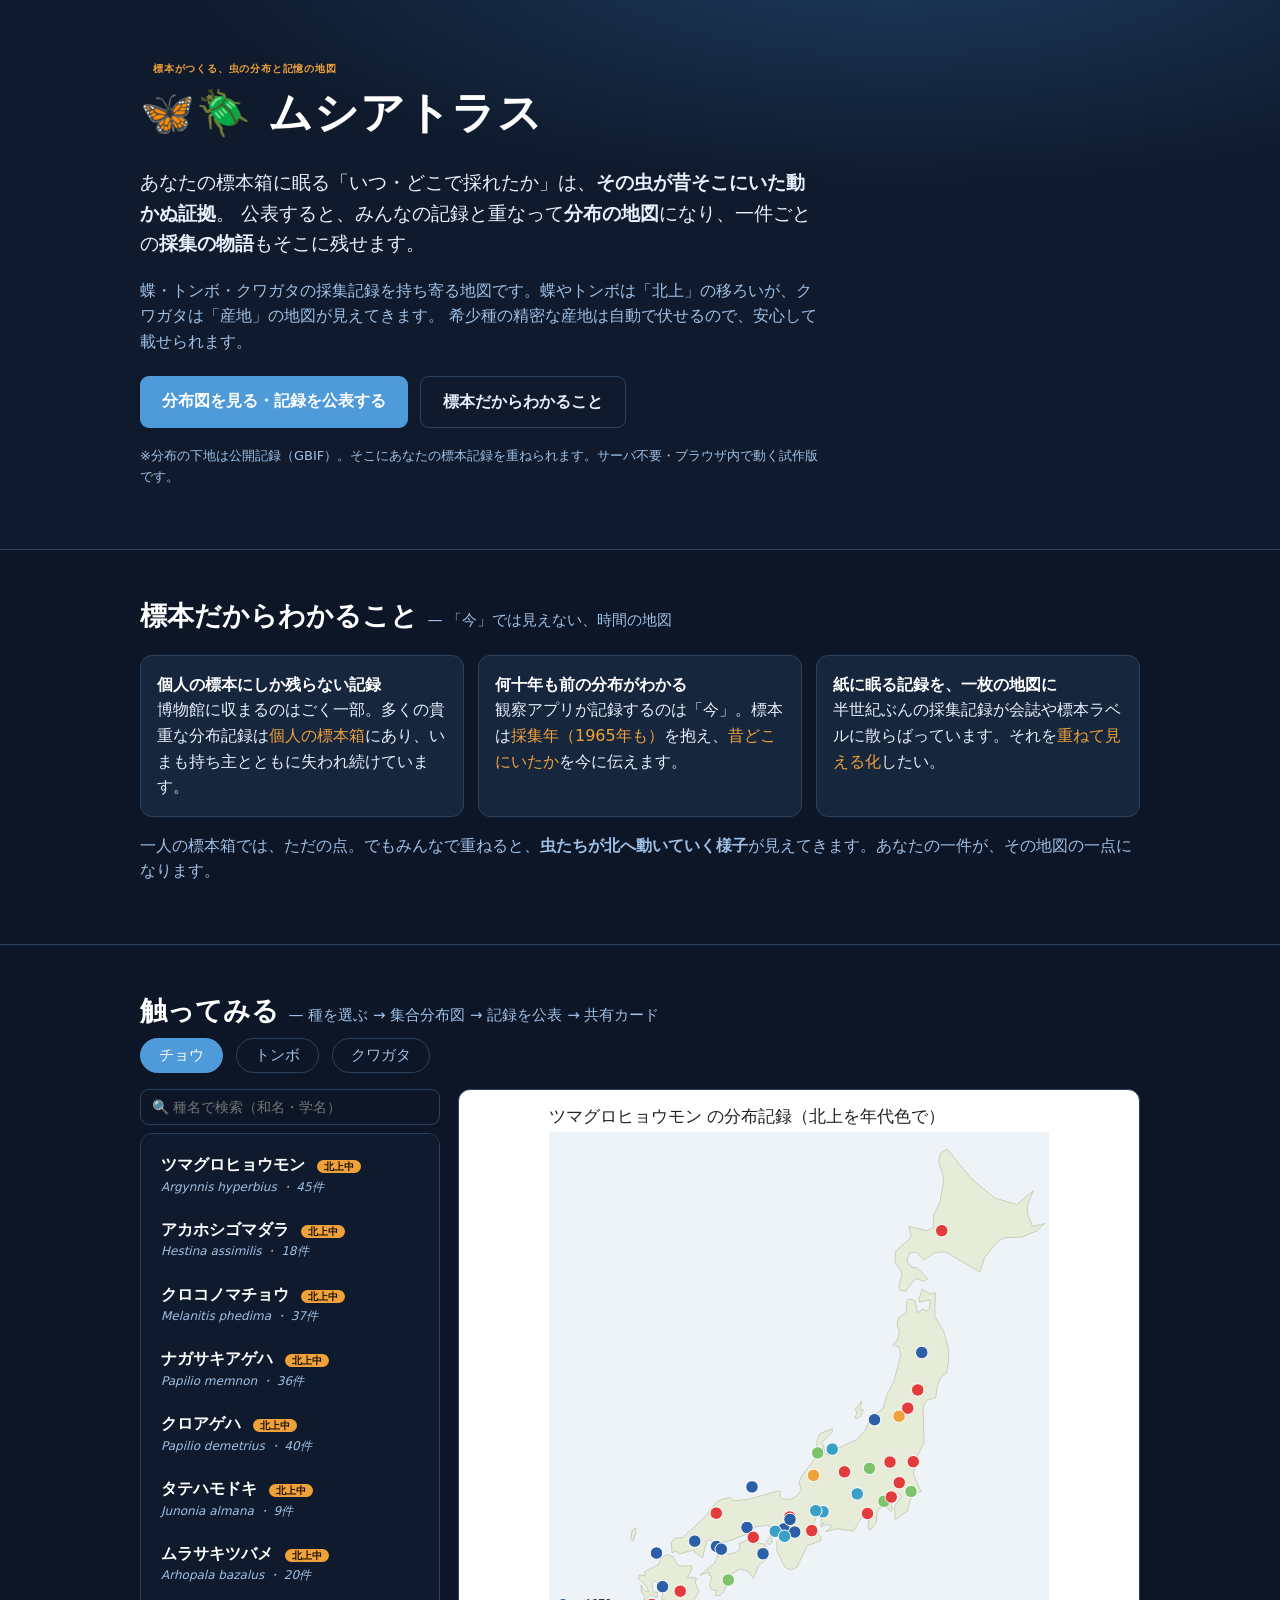
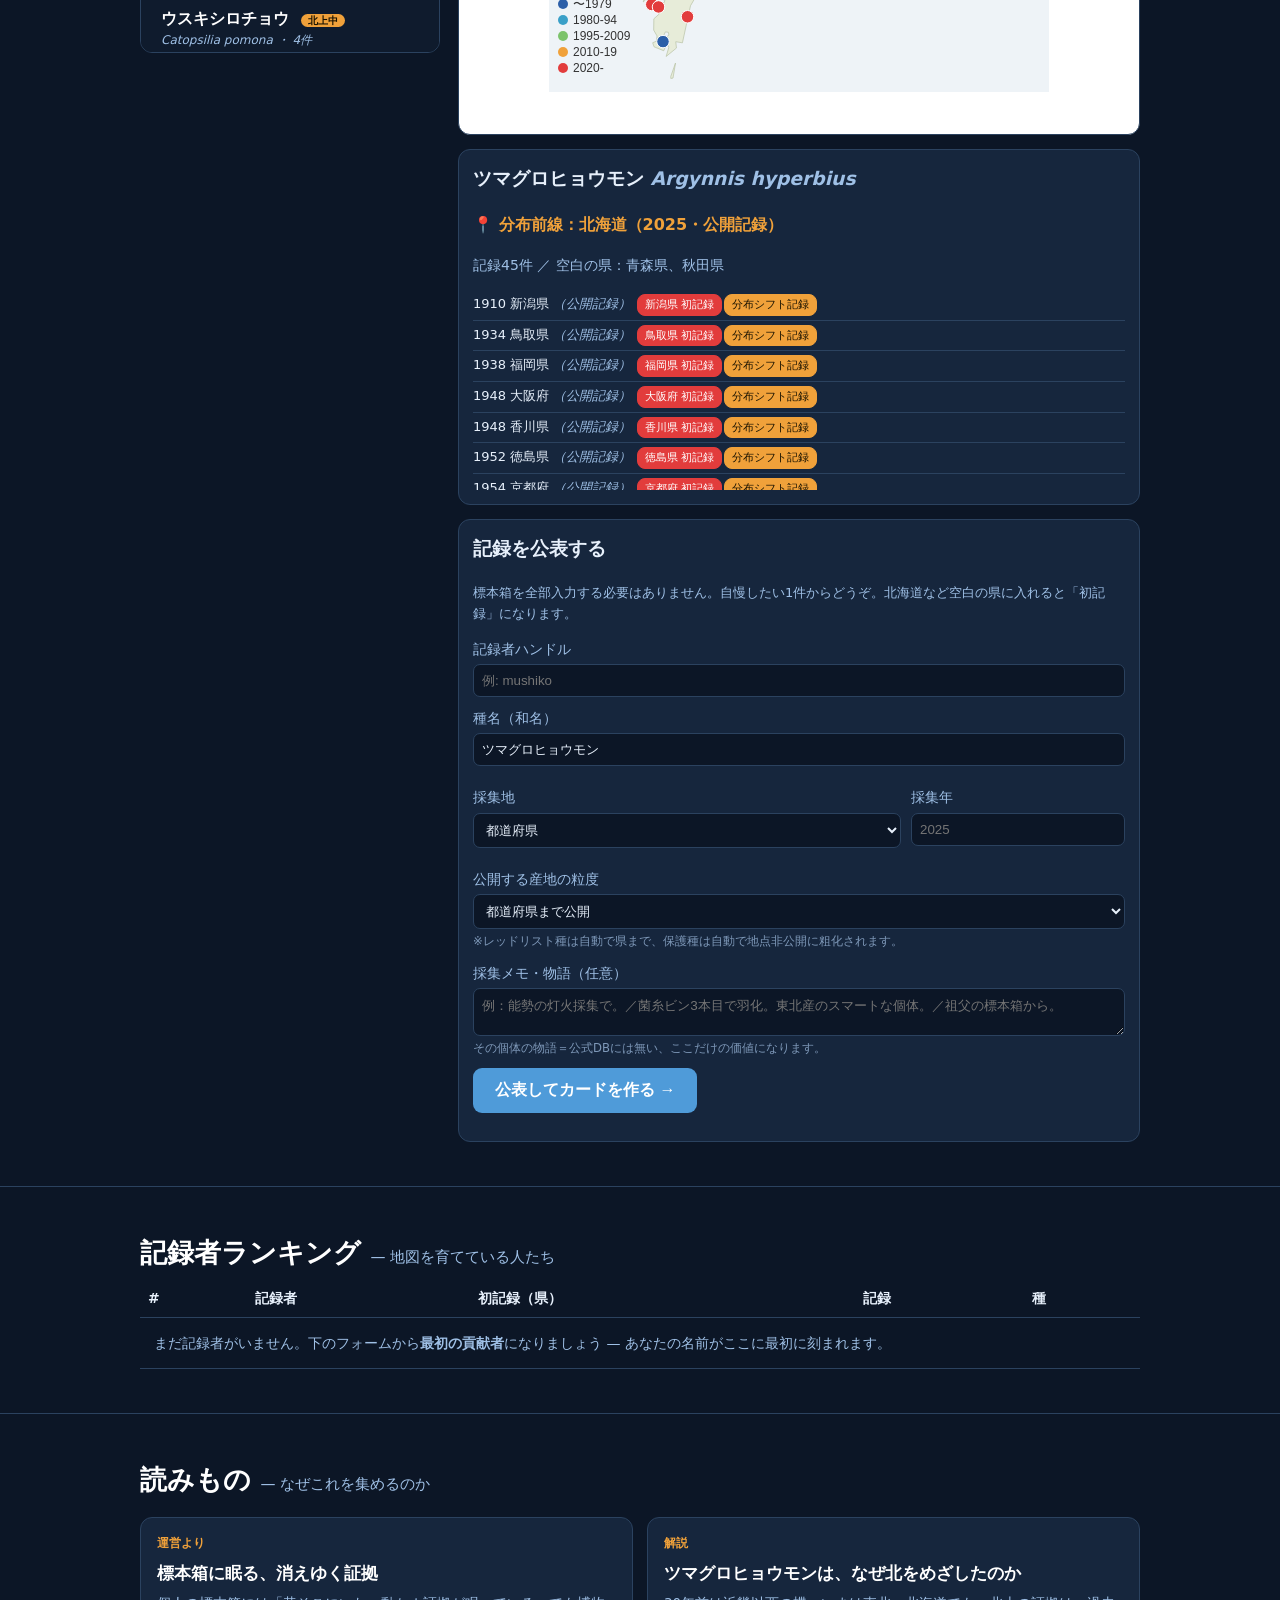
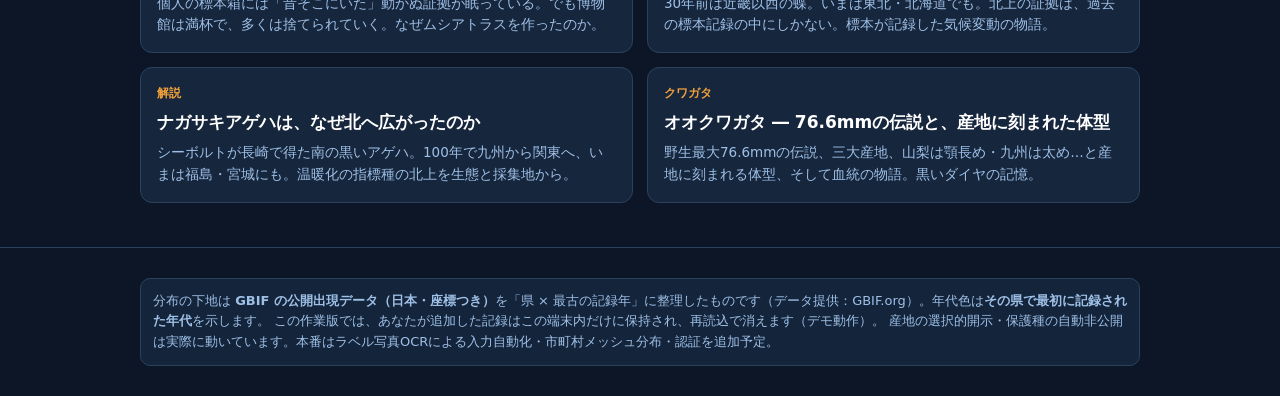
<file: index.html>
<!doctype html>
<html lang="ja">
<head>
<meta charset="utf-8">
<meta name="viewport" content="width=device-width, initial-scale=1">
<title>ムシアトラス｜蝶・トンボの分布記録を集合知化（昔ここにいた／今ここに来た）</title>
<meta name="description" content="蝶・トンボの採集記録を公表すると集合分布図に積み上がり「昔ここにいた／今ここに来た」が見える。私蔵標本のダークデータを、産地の選択的開示で安全に集合知化。希少種の精密産地は秘匿、公開は粗座標。">
<meta name="robots" content="index,follow">
<meta name="theme-color" content="#0c1626">

<!-- ▼ デプロイ先URL。GitHub Pages のリポジトリ名に合わせて1か所だけ直す -->
<link rel="canonical" href="https://sato12307.github.io/mushi-atlas/">

<!-- Open Graph（共有カード拡散時のリッチプレビュー＝成長ループの要） -->
<meta property="og:type" content="website">
<meta property="og:locale" content="ja_JP">
<meta property="og:site_name" content="ムシアトラス">
<meta property="og:title" content="ムシアトラス｜あなたの標本が、昔ここにいた証拠になる">
<meta property="og:description" content="蝶・トンボの採集記録を公表→集合分布図に「昔いた／今いる」が見える。私蔵標本のダークデータを選択的産地開示で集合知化。">
<meta property="og:url" content="https://sato12307.github.io/mushi-atlas/">
<meta property="og:image" content="https://sato12307.github.io/mushi-atlas/og.png">
<meta property="og:image:width" content="1200">
<meta property="og:image:height" content="630">

<!-- Twitter Card -->
<meta name="twitter:card" content="summary_large_image">
<meta name="twitter:title" content="ムシアトラス｜あなたの標本が、昔ここにいた証拠になる">
<meta name="twitter:description" content="蝶・トンボの採集記録を公表→集合分布図に「昔いた／今いる」が見える。私蔵標本のダークデータを集合知化。">
<meta name="twitter:image" content="https://sato12307.github.io/mushi-atlas/og.png">

<!-- 構造化データ：WebApplication ＋ Dataset（Google Dataset Search 流入用） -->
<script type="application/ld+json">
{
  "@context": "https://schema.org",
  "@graph": [
    {
      "@type": "WebApplication",
      "name": "ムシアトラス",
      "url": "https://sato12307.github.io/mushi-atlas/",
      "applicationCategory": "EducationalApplication",
      "operatingSystem": "Web",
      "inLanguage": "ja",
      "description": "蝶・トンボの採集記録を公表し集合分布図として集合知化するプラットフォーム。産地の選択的開示に対応。",
      "offers": { "@type": "Offer", "price": "0", "priceCurrency": "JPY" }
    },
    {
      "@type": "Dataset",
      "name": "日本の蝶・トンボ 分布記録（市民・コレクター由来）",
      "description": "アマチュア採集者・コレクターが公表した蝶・トンボの産地付き分布記録。気候変動による分布北上の経年変化を含む。希少種の精密産地は非公開。",
      "keywords": ["昆虫", "蝶", "トンボ", "標本", "分布記録", "生物多様性", "分布北上", "採集記録"],
      "inLanguage": "ja",
      "license": "https://creativecommons.org/licenses/by/4.0/",
      "isAccessibleForFree": true,
      "spatialCoverage": { "@type": "Place", "name": "日本" },
      "creator": { "@type": "Organization", "name": "ムシアトラス" }
    }
  ]
}
</script>

<link rel="stylesheet" href="style.css">
</head>
<body>

<header class="hero">
  <div class="wrap">
    <div class="tag">標本がつくる、虫の分布と記憶の地図</div>
    <h1>🦋🪲 ムシアトラス</h1>
    <p class="lead">あなたの標本箱に眠る「いつ・どこで採れたか」は、<b>その虫が昔そこにいた動かぬ証拠</b>。
       公表すると、みんなの記録と重なって<b>分布の地図</b>になり、一件ごとの<b>採集の物語</b>もそこに残せます。</p>
    <p class="sub">蝶・トンボ・クワガタの採集記録を持ち寄る地図です。蝶やトンボは「北上」の移ろいが、クワガタは「産地」の地図が見えてきます。
       希少種の精密な産地は自動で伏せるので、安心して載せられます。</p>
    <div class="cta-row">
      <a class="btn" href="#demo">分布図を見る・記録を公表する</a>
      <a class="btn ghost" href="#why">標本だからわかること</a>
    </div>
    <p class="sub" style="margin-top:18px;font-size:13px">※分布の下地は公開記録（GBIF）。そこにあなたの標本記録を重ねられます。サーバ不要・ブラウザ内で動く試作版です。</p>
  </div>
</header>

<section id="why">
  <div class="wrap">
    <h2>標本だからわかること <span class="small">— 「今」では見えない、時間の地図</span></h2>
    <div class="cols3">
      <div class="pcard"><b>個人の標本にしか残らない記録</b><br>
        博物館に収まるのはごく一部。多くの貴重な分布記録は<span class="em">個人の標本箱</span>にあり、いまも持ち主とともに失われ続けています。</div>
      <div class="pcard"><b>何十年も前の分布がわかる</b><br>
        観察アプリが記録するのは「今」。標本は<span class="em">採集年（1965年も）</span>を抱え、<span class="em">昔どこにいたか</span>を今に伝えます。</div>
      <div class="pcard"><b>紙に眠る記録を、一枚の地図に</b><br>
        半世紀ぶんの採集記録が会誌や標本ラベルに散らばっています。それを<span class="em">重ねて見える化</span>したい。</div>
    </div>
    <p class="muted" style="margin-top:16px">一人の標本箱では、ただの点。でもみんなで重ねると、<b>虫たちが北へ動いていく様子</b>が見えてきます。あなたの一件が、その地図の一点になります。</p>
  </div>
</section>

<section id="demo">
  <div class="wrap">
    <h2>触ってみる <span class="small">— 種を選ぶ → 集合分布図 → 記録を公表 → 共有カード</span></h2>
    <div class="tabs">
      <button data-g="butterfly" class="on">チョウ</button>
      <button data-g="dragonfly">トンボ</button>
      <button data-g="beetle">クワガタ</button>
    </div>
    <div class="demo">
      <div>
        <input id="spsearch" class="spsearch" placeholder="🔍 種名で検索（和名・学名）">
        <div class="splist" id="splist"></div>
      </div>
      <div>
        <div class="mapwrap"><canvas id="map" width="520" height="620"></canvas></div>
        <div class="panel" id="sidepanel"></div>

        <div class="panel">
          <h3 style="margin-top:0">記録を公表する</h3>
          <p class="muted" style="font-size:13px;margin-top:0">標本箱を全部入力する必要はありません。自慢したい1件からどうぞ。北海道など空白の県に入れると「初記録」になります。</p>
          <form class="form" id="pubform">
            <label>記録者ハンドル<input id="f_handle" placeholder="例: mushiko" required></label>
            <label>種名（和名）<input id="f_species" list="f_specieslist" placeholder="種を選択"><datalist id="f_specieslist"></datalist></label>
            <div class="row">
              <label style="flex:2">採集地<select id="f_pref"></select></label>
              <label style="flex:1">採集年<input id="f_year" type="number" placeholder="2025"></label>
            </div>
            <label>公開する産地の粒度
              <select id="f_disc">
                <option value="city">市町村まで公開</option>
                <option value="pref" selected>都道府県まで公開</option>
                <option value="precise">精密まで公開</option>
                <option value="hidden">地点を公開しない</option>
              </select>
              <small>※レッドリスト種は自動で県まで、保護種は自動で地点非公開に粗化されます。</small>
            </label>
            <label>採集メモ・物語（任意）
              <textarea id="f_note" rows="2" placeholder="例：能勢の灯火採集で。／菌糸ビン3本目で羽化。東北産のスマートな個体。／祖父の標本箱から。"></textarea>
              <small>その個体の物語＝公式DBには無い、ここだけの価値になります。</small>
            </label>
            <button class="btn" type="submit">公表してカードを作る →</button>
          </form>
          <div id="cardout"></div>
        </div>
      </div>
    </div>
  </div>
</section>

<section>
  <div class="wrap">
    <h2>記録者ランキング <span class="small">— 地図を育てている人たち</span></h2>
    <table id="leaders"><thead><tr><th>#</th><th>記録者</th><th>初記録（県）</th><th>記録</th><th>種</th></tr></thead><tbody></tbody></table>
  </div>
</section>

<section id="yomimono">
  <div class="wrap">
    <h2>読みもの <span class="small">— なぜこれを集めるのか</span></h2>
    <div class="yomi">
      <a class="ycard" href="yomimono-dark-data.html">
        <div class="k">運営より</div>
        <h3>標本箱に眠る、消えゆく証拠</h3>
        <p>個人の標本箱には「昔そこにいた」動かぬ証拠が眠っている。でも博物館は満杯で、多くは捨てられていく。なぜムシアトラスを作ったのか。</p>
      </a>
      <a class="ycard" href="yomimono-tsumaguro.html">
        <div class="k">解説</div>
        <h3>ツマグロヒョウモンは、なぜ北をめざしたのか</h3>
        <p>30年前は近畿以西の蝶。いまは東北・北海道でも。北上の証拠は、過去の標本記録の中にしかない。標本が記録した気候変動の物語。</p>
      </a>
      <a class="ycard" href="yomimono-nagasaki.html">
        <div class="k">解説</div>
        <h3>ナガサキアゲハは、なぜ北へ広がったのか</h3>
        <p>シーボルトが長崎で得た南の黒いアゲハ。100年で九州から関東へ、いまは福島・宮城にも。温暖化の指標種の北上を生態と採集地から。</p>
      </a>
      <a class="ycard" href="yomimono-ookuwagata.html">
        <div class="k">クワガタ</div>
        <h3>オオクワガタ ― 76.6mmの伝説と、産地に刻まれた体型</h3>
        <p>野生最大76.6mmの伝説、三大産地、山梨は顎長め・九州は太め…と産地に刻まれる体型、そして血統の物語。黒いダイヤの記憶。</p>
      </a>
    </div>
  </div>
</section>

<footer>
  <div class="wrap">
    <div class="note">分布の下地は <b>GBIF の公開出現データ（日本・座標つき）</b>を「県 × 最古の記録年」に整理したものです（データ提供：GBIF.org）。年代色は<b>その県で最初に記録された年代</b>を示します。
      この作業版では、あなたが追加した記録はこの端末内だけに保持され、再読込で消えます（デモ動作）。
      産地の選択的開示・保護種の自動非公開は実際に動いています。本番はラベル写真OCRによる入力自動化・市町村メッシュ分布・認証を追加予定。</div>
  </div>
</footer>

<script src="data.js"></script>
<script src="japan-geo.js"></script>
<script src="app.js?v=3"></script>
</body>
</html>
</file>
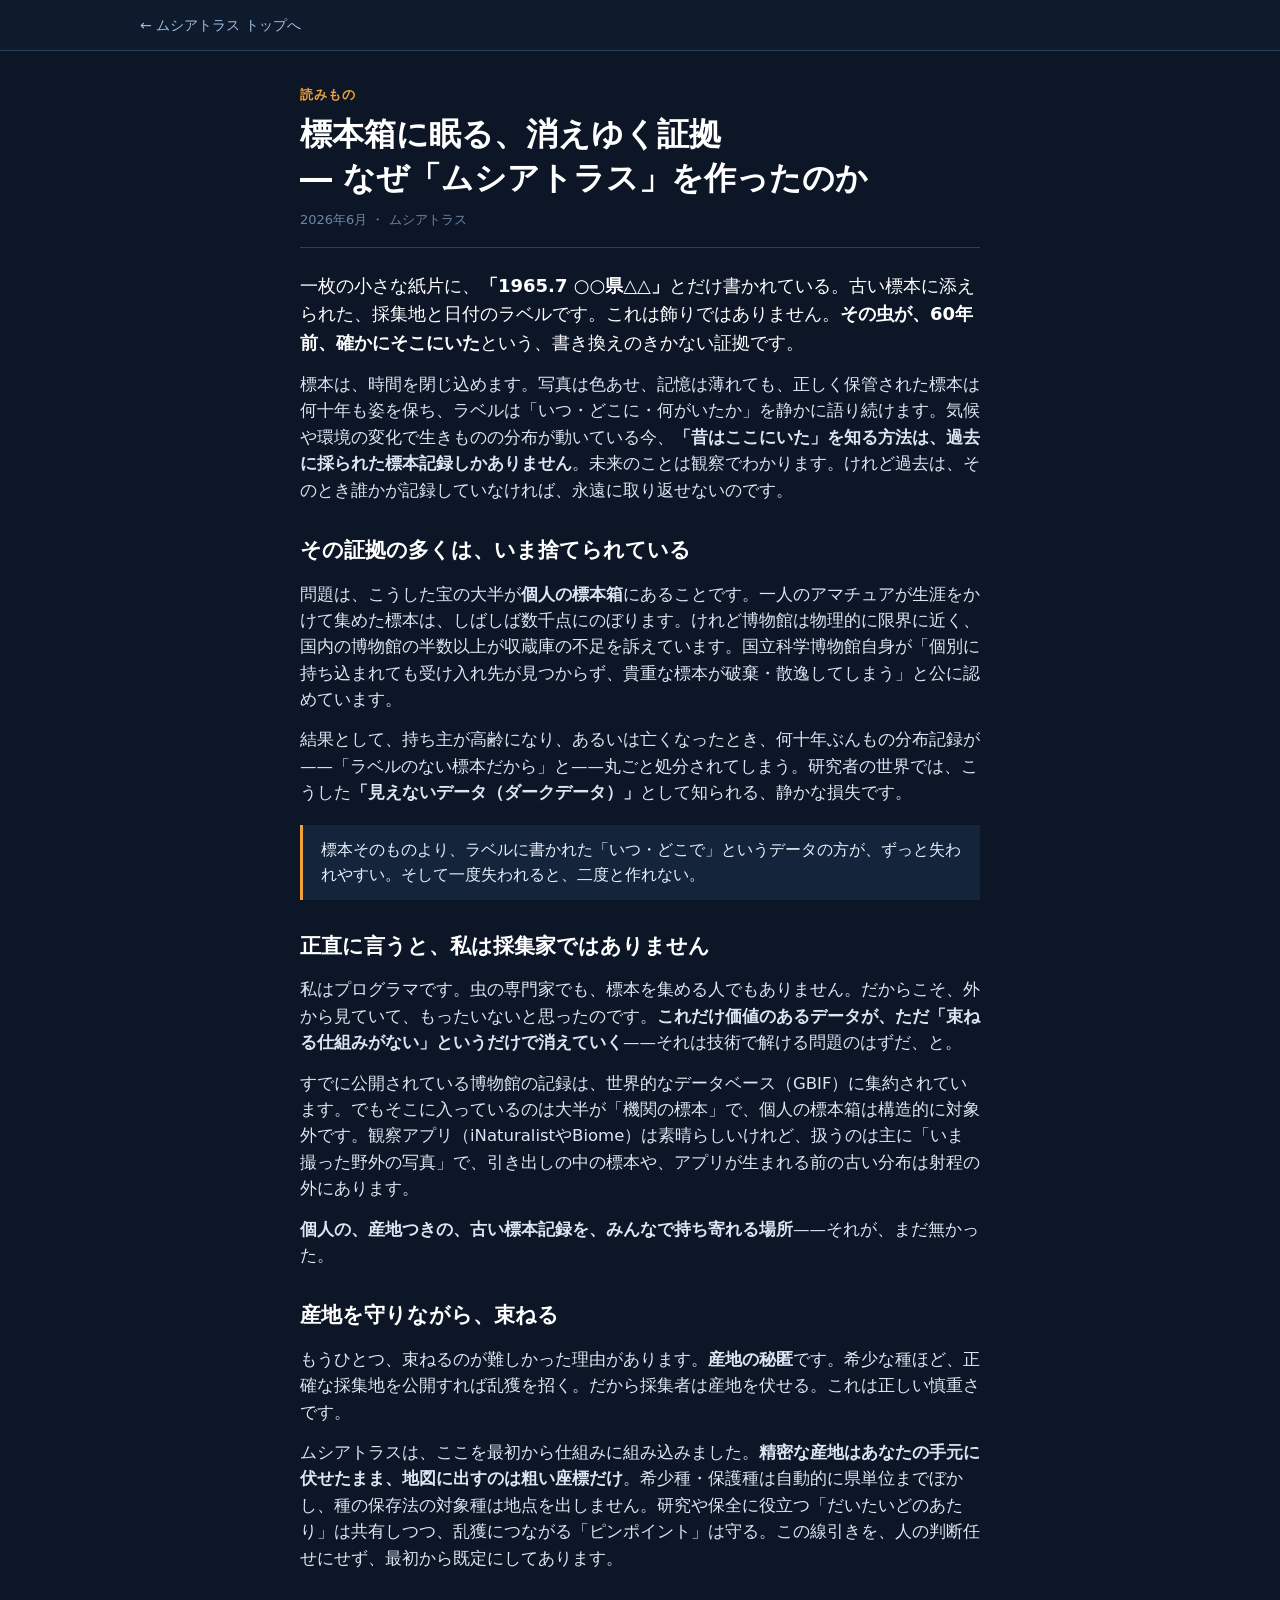
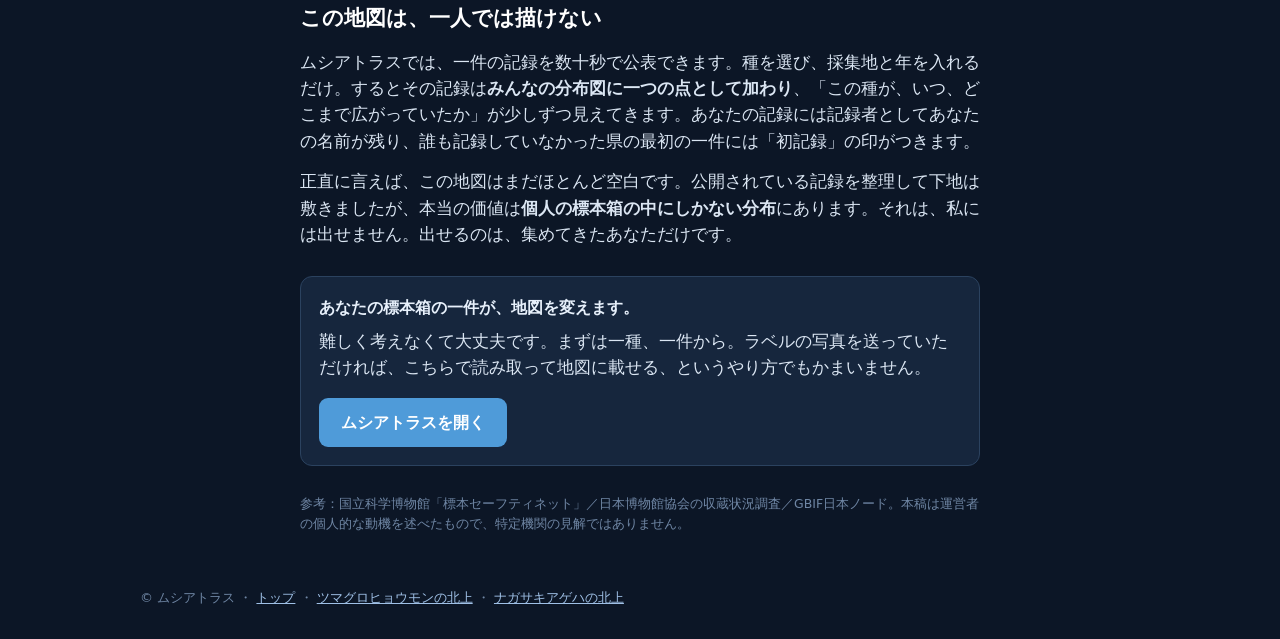
<file: yomimono-dark-data.html>
<!doctype html>
<html lang="ja">
<head>
<meta charset="utf-8">
<meta name="viewport" content="width=device-width, initial-scale=1">
<title>標本箱に眠る、消えゆく証拠 ― なぜムシアトラスを作ったのか｜ムシアトラス</title>
<meta name="description" content="個人の標本箱には、その虫が『昔そこにいた』動かぬ証拠が眠っている。でも博物館は満杯で、持ち主が亡くなると多くは捨てられる。消えていく分布データを、産地を守りながら集合知にしたい——プログラマがムシアトラスを作った理由。">
<meta name="robots" content="index,follow">
<link rel="canonical" href="https://sato12307.github.io/mushi-atlas/yomimono-dark-data.html">
<meta property="og:type" content="article">
<meta property="og:locale" content="ja_JP">
<meta property="og:site_name" content="ムシアトラス">
<meta property="og:title" content="標本箱に眠る、消えゆく証拠 ― なぜムシアトラスを作ったのか">
<meta property="og:description" content="個人の標本箱に眠る『昔そこにいた』証拠を、産地を守りながら集合知にしたい。プログラマがこのサイトを作った理由。">
<meta property="og:url" content="https://sato12307.github.io/mushi-atlas/yomimono-dark-data.html">
<meta property="og:image" content="https://sato12307.github.io/mushi-atlas/og.png">
<meta name="twitter:card" content="summary_large_image">
<meta name="twitter:image" content="https://sato12307.github.io/mushi-atlas/og.png">
<link rel="stylesheet" href="style.css">
</head>
<body>
<div class="topbar"><div class="wrap"><a href="./">← ムシアトラス トップへ</a></div></div>

<article class="article">
  <div class="kicker">読みもの</div>
  <h1>標本箱に眠る、消えゆく証拠<br>― なぜ「ムシアトラス」を作ったのか</h1>
  <div class="meta">2026年6月 ・ ムシアトラス</div>

  <p class="lead">一枚の小さな紙片に、<b>「1965.7 ○○県△△」</b>とだけ書かれている。古い標本に添えられた、採集地と日付のラベルです。これは飾りではありません。<b>その虫が、60年前、確かにそこにいた</b>という、書き換えのきかない証拠です。</p>

  <p>標本は、時間を閉じ込めます。写真は色あせ、記憶は薄れても、正しく保管された標本は何十年も姿を保ち、ラベルは「いつ・どこに・何がいたか」を静かに語り続けます。気候や環境の変化で生きものの分布が動いている今、<b>「昔はここにいた」を知る方法は、過去に採られた標本記録しかありません</b>。未来のことは観察でわかります。けれど過去は、そのとき誰かが記録していなければ、永遠に取り返せないのです。</p>

  <h2>その証拠の多くは、いま捨てられている</h2>

  <p>問題は、こうした宝の大半が<b>個人の標本箱</b>にあることです。一人のアマチュアが生涯をかけて集めた標本は、しばしば数千点にのぼります。けれど博物館は物理的に限界に近く、国内の博物館の半数以上が収蔵庫の不足を訴えています。国立科学博物館自身が「個別に持ち込まれても受け入れ先が見つからず、貴重な標本が破棄・散逸してしまう」と公に認めています。</p>

  <p>結果として、持ち主が高齢になり、あるいは亡くなったとき、何十年ぶんもの分布記録が——「ラベルのない標本だから」と——丸ごと処分されてしまう。研究者の世界では、こうした<b>「見えないデータ（ダークデータ）」</b>として知られる、静かな損失です。</p>

  <blockquote>標本そのものより、ラベルに書かれた「いつ・どこで」というデータの方が、ずっと失われやすい。そして一度失われると、二度と作れない。</blockquote>

  <h2>正直に言うと、私は採集家ではありません</h2>

  <p>私はプログラマです。虫の専門家でも、標本を集める人でもありません。だからこそ、外から見ていて、もったいないと思ったのです。<b>これだけ価値のあるデータが、ただ「束ねる仕組みがない」というだけで消えていく</b>——それは技術で解ける問題のはずだ、と。</p>

  <p>すでに公開されている博物館の記録は、世界的なデータベース（GBIF）に集約されています。でもそこに入っているのは大半が「機関の標本」で、個人の標本箱は構造的に対象外です。観察アプリ（iNaturalistやBiome）は素晴らしいけれど、扱うのは主に「いま撮った野外の写真」で、引き出しの中の標本や、アプリが生まれる前の古い分布は射程の外にあります。</p>

  <p><b>個人の、産地つきの、古い標本記録を、みんなで持ち寄れる場所</b>——それが、まだ無かった。</p>

  <h2>産地を守りながら、束ねる</h2>

  <p>もうひとつ、束ねるのが難しかった理由があります。<b>産地の秘匿</b>です。希少な種ほど、正確な採集地を公開すれば乱獲を招く。だから採集者は産地を伏せる。これは正しい慎重さです。</p>

  <p>ムシアトラスは、ここを最初から仕組みに組み込みました。<b>精密な産地はあなたの手元に伏せたまま、地図に出すのは粗い座標だけ</b>。希少種・保護種は自動的に県単位までぼかし、種の保存法の対象種は地点を出しません。研究や保全に役立つ「だいたいどのあたり」は共有しつつ、乱獲につながる「ピンポイント」は守る。この線引きを、人の判断任せにせず、最初から既定にしてあります。</p>

  <h2>この地図は、一人では描けない</h2>

  <p>ムシアトラスでは、一件の記録を数十秒で公表できます。種を選び、採集地と年を入れるだけ。するとその記録は<b>みんなの分布図に一つの点として加わり</b>、「この種が、いつ、どこまで広がっていたか」が少しずつ見えてきます。あなたの記録には記録者としてあなたの名前が残り、誰も記録していなかった県の最初の一件には「初記録」の印がつきます。</p>

  <p>正直に言えば、この地図はまだほとんど空白です。公開されている記録を整理して下地は敷きましたが、本当の価値は<b>個人の標本箱の中にしかない分布</b>にあります。それは、私には出せません。出せるのは、集めてきたあなただけです。</p>

  <div class="cta">
    <b>あなたの標本箱の一件が、地図を変えます。</b>
    <p class="muted" style="margin:8px 0">難しく考えなくて大丈夫です。まずは一種、一件から。ラベルの写真を送っていただければ、こちらで読み取って地図に載せる、というやり方でもかまいません。</p>
    <a class="btn" href="./">ムシアトラスを開く</a>
  </div>

  <p class="src">参考：国立科学博物館「標本セーフティネット」／日本博物館協会の収蔵状況調査／GBIF日本ノード。本稿は運営者の個人的な動機を述べたもので、特定機関の見解ではありません。</p>
</article>

<footer><div class="wrap">© ムシアトラス ・ <a href="./">トップ</a> ・ <a href="yomimono-tsumaguro.html">ツマグロヒョウモンの北上</a> ・ <a href="yomimono-nagasaki.html">ナガサキアゲハの北上</a></div></footer>
</body>
</html>
</file>
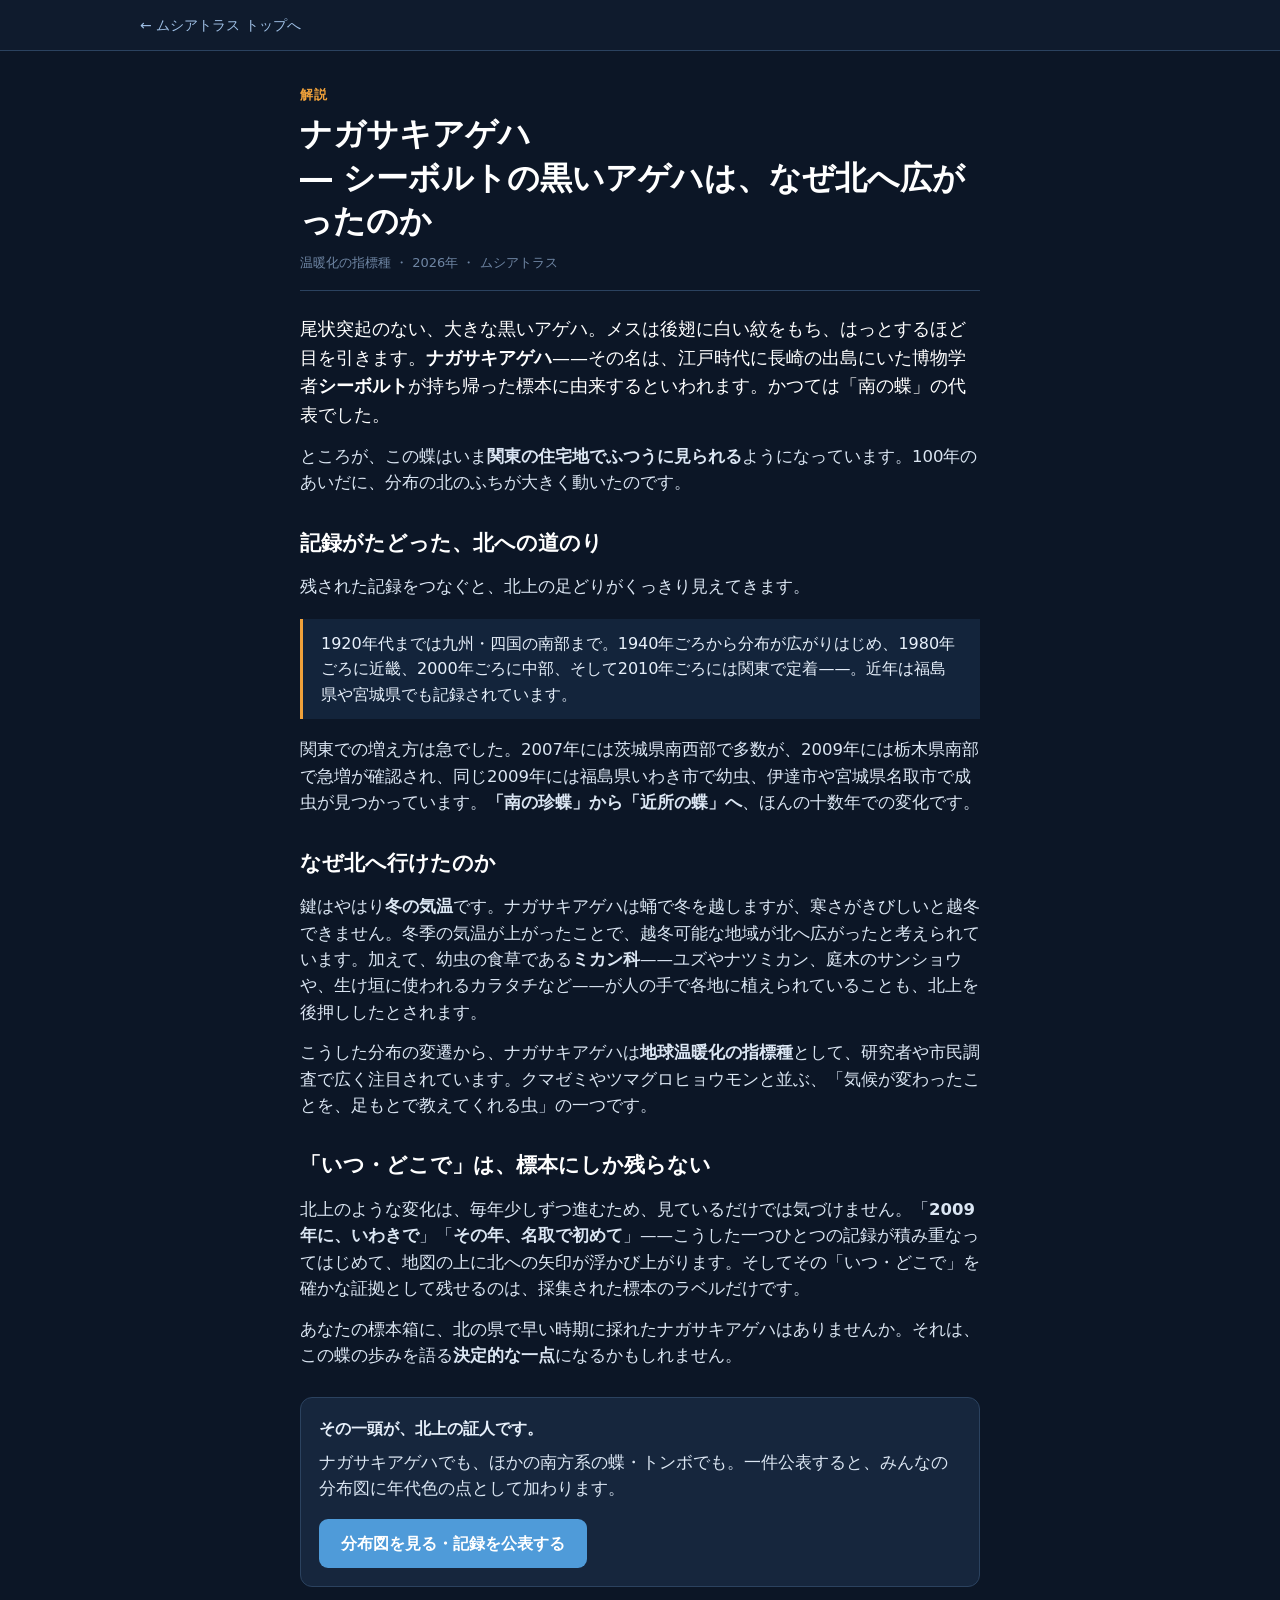
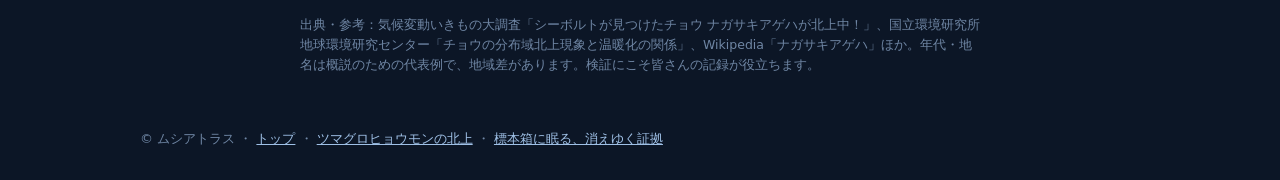
<file: yomimono-nagasaki.html>
<!doctype html>
<html lang="ja">
<head>
<meta charset="utf-8">
<meta name="viewport" content="width=device-width, initial-scale=1">
<title>ナガサキアゲハ ― シーボルトの黒いアゲハは、なぜ北へ広がったのか｜ムシアトラス</title>
<meta name="description" content="100年前は九州・四国南部までだった大型の黒いアゲハ、ナガサキアゲハ。いまは関東に定着し、福島・宮城でも記録される。温暖化の指標種として注目されるその北上を、生態と採集地の記録からたどる。">
<meta name="robots" content="index,follow">
<link rel="canonical" href="https://sato12307.github.io/mushi-atlas/yomimono-nagasaki.html">
<meta property="og:type" content="article">
<meta property="og:locale" content="ja_JP">
<meta property="og:site_name" content="ムシアトラス">
<meta property="og:title" content="ナガサキアゲハ ― シーボルトの黒いアゲハは、なぜ北へ広がったのか">
<meta property="og:description" content="100年前は九州・四国南部まで。いまは関東に定着し福島・宮城でも。温暖化の指標種ナガサキアゲハの北上を、生態と採集地の記録からたどる。">
<meta property="og:url" content="https://sato12307.github.io/mushi-atlas/yomimono-nagasaki.html">
<meta property="og:image" content="https://sato12307.github.io/mushi-atlas/og.png">
<meta name="twitter:card" content="summary_large_image">
<meta name="twitter:image" content="https://sato12307.github.io/mushi-atlas/og.png">
<link rel="stylesheet" href="style.css">
</head>
<body>
<div class="topbar"><div class="wrap"><a href="./">← ムシアトラス トップへ</a></div></div>

<article class="article">
  <div class="kicker">解説</div>
  <h1>ナガサキアゲハ<br>― シーボルトの黒いアゲハは、なぜ北へ広がったのか</h1>
  <div class="meta">温暖化の指標種 ・ 2026年 ・ ムシアトラス</div>

  <p class="lead">尾状突起のない、大きな黒いアゲハ。メスは後翅に白い紋をもち、はっとするほど目を引きます。<b>ナガサキアゲハ</b>——その名は、江戸時代に長崎の出島にいた博物学者<b>シーボルト</b>が持ち帰った標本に由来するといわれます。かつては「南の蝶」の代表でした。</p>

  <p>ところが、この蝶はいま<b>関東の住宅地でふつうに見られる</b>ようになっています。100年のあいだに、分布の北のふちが大きく動いたのです。</p>

  <h2>記録がたどった、北への道のり</h2>

  <p>残された記録をつなぐと、北上の足どりがくっきり見えてきます。</p>

  <blockquote>1920年代までは九州・四国の南部まで。1940年ごろから分布が広がりはじめ、1980年ごろに近畿、2000年ごろに中部、そして2010年ごろには関東で定着——。近年は福島県や宮城県でも記録されています。</blockquote>

  <p>関東での増え方は急でした。2007年には茨城県南西部で多数が、2009年には栃木県南部で急増が確認され、同じ2009年には福島県いわき市で幼虫、伊達市や宮城県名取市で成虫が見つかっています。<b>「南の珍蝶」から「近所の蝶」へ</b>、ほんの十数年での変化です。</p>

  <h2>なぜ北へ行けたのか</h2>

  <p>鍵はやはり<b>冬の気温</b>です。ナガサキアゲハは蛹で冬を越しますが、寒さがきびしいと越冬できません。冬季の気温が上がったことで、越冬可能な地域が北へ広がったと考えられています。加えて、幼虫の食草である<b>ミカン科</b>——ユズやナツミカン、庭木のサンショウや、生け垣に使われるカラタチなど——が人の手で各地に植えられていることも、北上を後押ししたとされます。</p>

  <p>こうした分布の変遷から、ナガサキアゲハは<b>地球温暖化の指標種</b>として、研究者や市民調査で広く注目されています。クマゼミやツマグロヒョウモンと並ぶ、「気候が変わったことを、足もとで教えてくれる虫」の一つです。</p>

  <h2>「いつ・どこで」は、標本にしか残らない</h2>

  <p>北上のような変化は、毎年少しずつ進むため、見ているだけでは気づけません。「<b>2009年に、いわきで</b>」「<b>その年、名取で初めて</b>」——こうした一つひとつの記録が積み重なってはじめて、地図の上に北への矢印が浮かび上がります。そしてその「いつ・どこで」を確かな証拠として残せるのは、採集された標本のラベルだけです。</p>

  <p>あなたの標本箱に、北の県で早い時期に採れたナガサキアゲハはありませんか。それは、この蝶の歩みを語る<b>決定的な一点</b>になるかもしれません。</p>

  <div class="cta">
    <b>その一頭が、北上の証人です。</b>
    <p class="muted" style="margin:8px 0">ナガサキアゲハでも、ほかの南方系の蝶・トンボでも。一件公表すると、みんなの分布図に年代色の点として加わります。</p>
    <a class="btn" href="./">分布図を見る・記録を公表する</a>
  </div>

  <p class="src">出典・参考：気候変動いきもの大調査「シーボルトが見つけたチョウ ナガサキアゲハが北上中！」、国立環境研究所 地球環境研究センター「チョウの分布域北上現象と温暖化の関係」、Wikipedia「ナガサキアゲハ」ほか。年代・地名は概説のための代表例で、地域差があります。検証にこそ皆さんの記録が役立ちます。</p>
</article>

<footer><div class="wrap">© ムシアトラス ・ <a href="./">トップ</a> ・ <a href="yomimono-tsumaguro.html">ツマグロヒョウモンの北上</a> ・ <a href="yomimono-dark-data.html">標本箱に眠る、消えゆく証拠</a></div></footer>
</body>
</html>
</file>
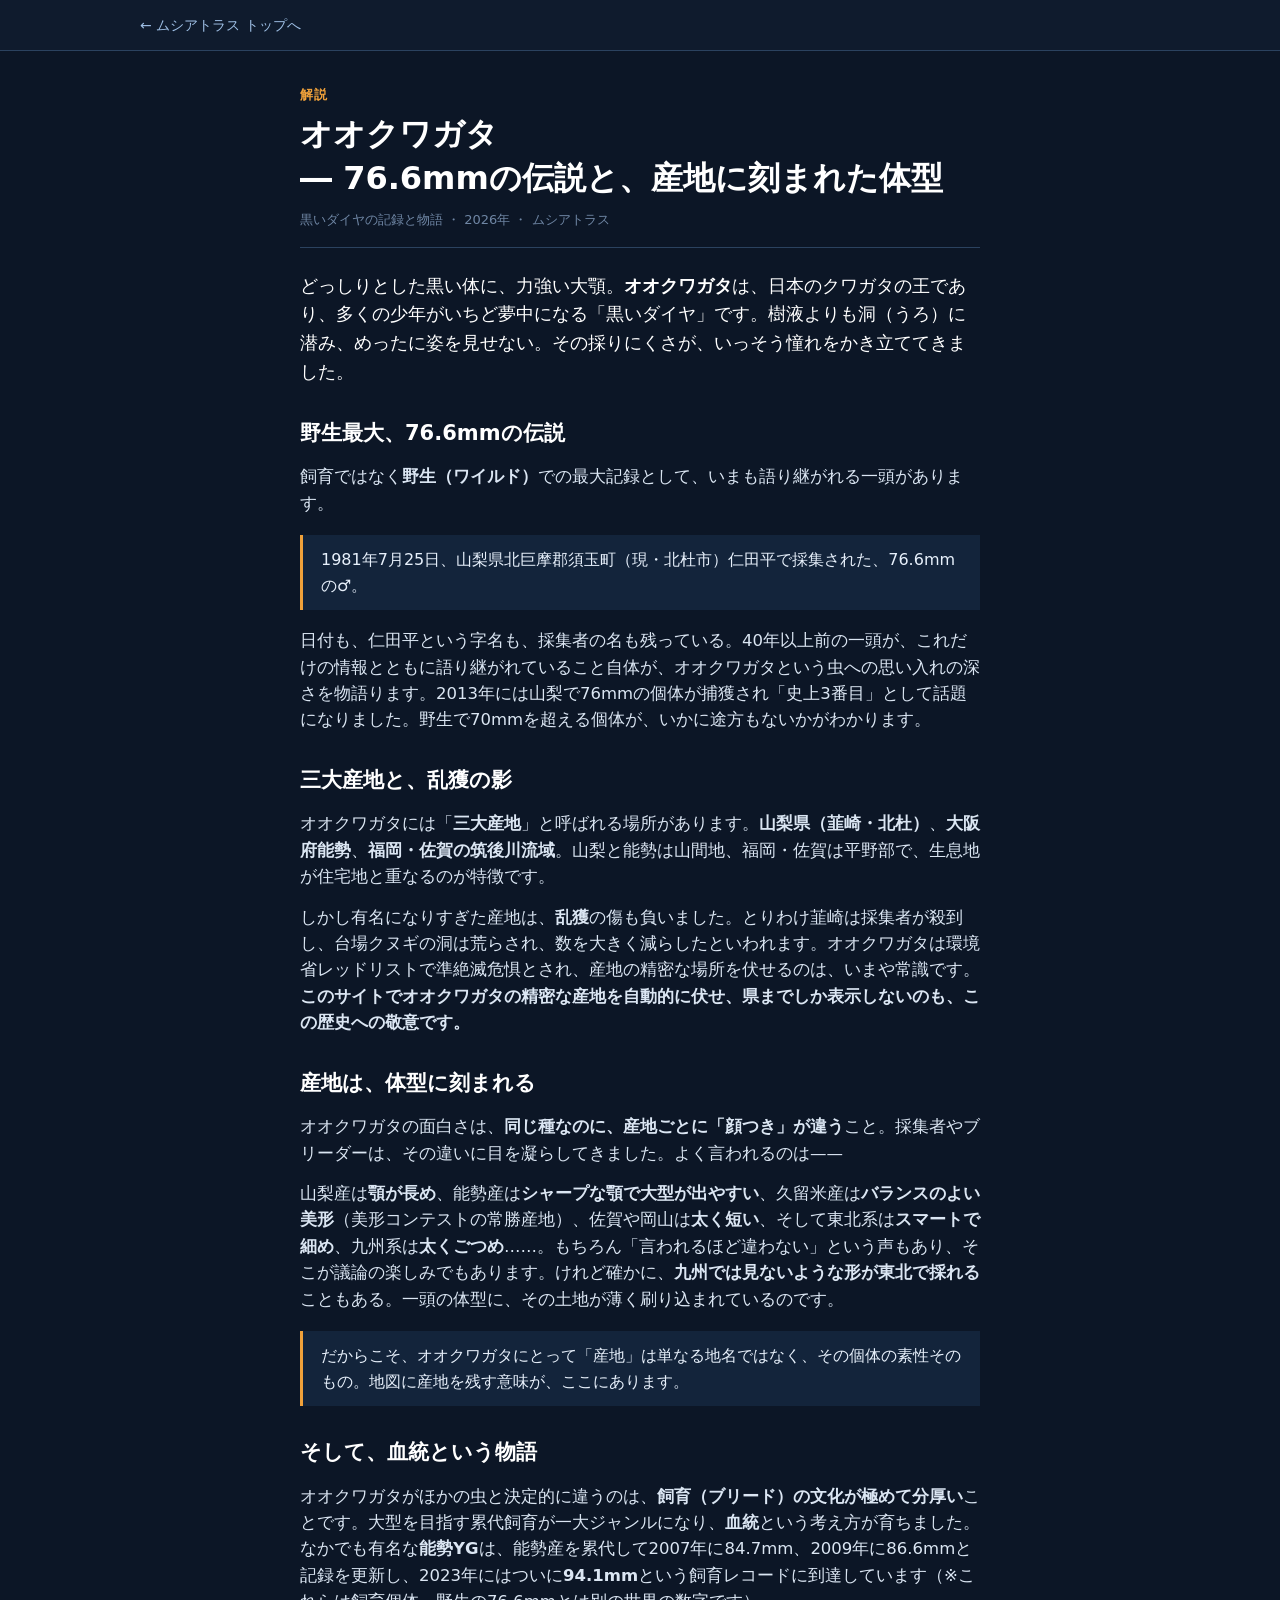
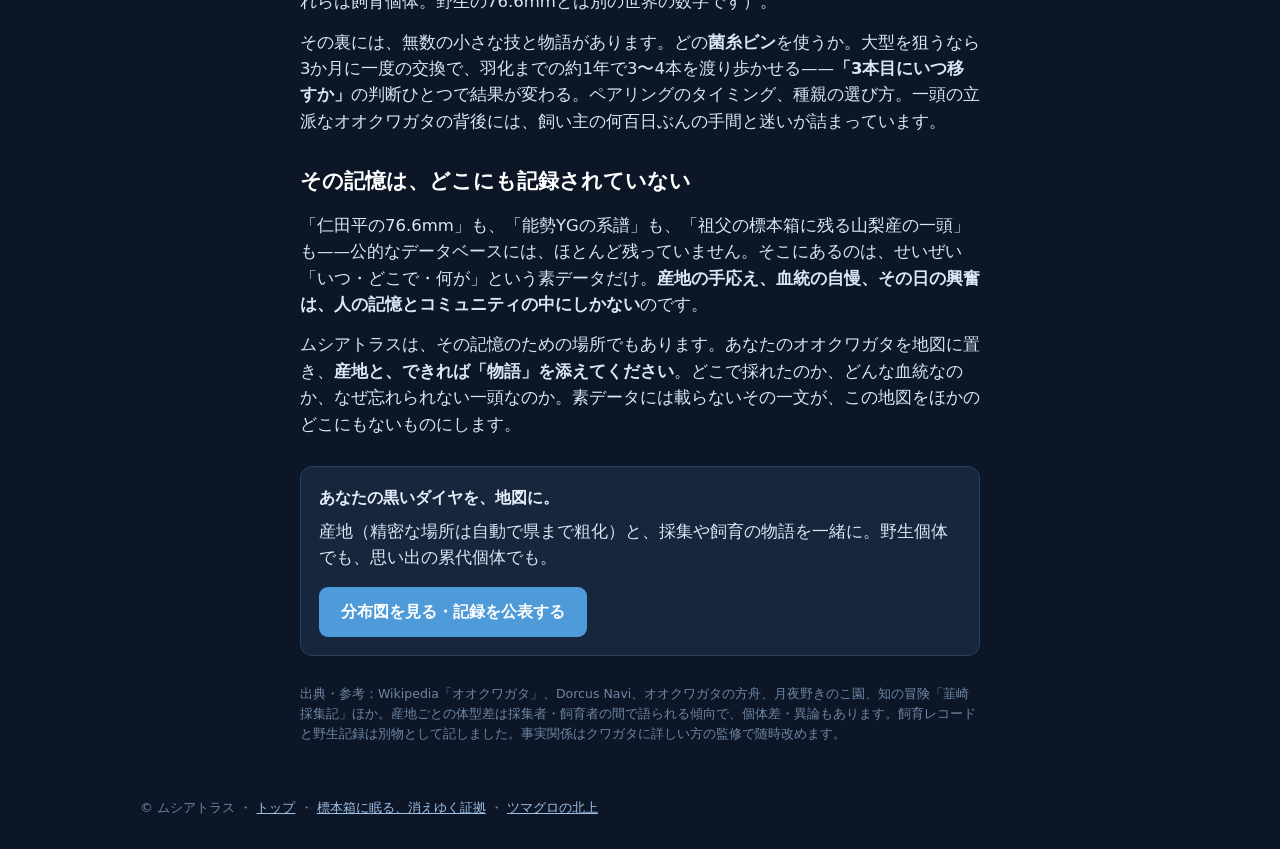
<file: yomimono-ookuwagata.html>
<!doctype html>
<html lang="ja">
<head>
<meta charset="utf-8">
<meta name="viewport" content="width=device-width, initial-scale=1">
<title>オオクワガタ ― 76.6mmの伝説と、産地に刻まれた体型｜ムシアトラス</title>
<meta name="description" content="黒いダイヤ・オオクワガタ。野生最大76.6mmの伝説、三大産地（山梨・能勢・筑後川）、そして山梨は顎長め・九州は太め…と産地ごとに刻まれる体型。標本にも血統票にも宿る、オオクワの物語をたどる。">
<meta name="robots" content="index,follow">
<link rel="canonical" href="https://sato12307.github.io/mushi-atlas/yomimono-ookuwagata.html">
<meta property="og:type" content="article">
<meta property="og:locale" content="ja_JP">
<meta property="og:site_name" content="ムシアトラス">
<meta property="og:title" content="オオクワガタ ― 76.6mmの伝説と、産地に刻まれた体型">
<meta property="og:description" content="野生最大76.6mmの伝説、三大産地、産地ごとの体型、そして血統の物語。標本に宿るオオクワの記憶。">
<meta property="og:url" content="https://sato12307.github.io/mushi-atlas/yomimono-ookuwagata.html">
<meta property="og:image" content="https://sato12307.github.io/mushi-atlas/og.png">
<meta name="twitter:card" content="summary_large_image">
<meta name="twitter:image" content="https://sato12307.github.io/mushi-atlas/og.png">
<link rel="stylesheet" href="style.css">
</head>
<body>
<div class="topbar"><div class="wrap"><a href="./">← ムシアトラス トップへ</a></div></div>

<article class="article">
  <div class="kicker">解説</div>
  <h1>オオクワガタ<br>― 76.6mmの伝説と、産地に刻まれた体型</h1>
  <div class="meta">黒いダイヤの記録と物語 ・ 2026年 ・ ムシアトラス</div>

  <p class="lead">どっしりとした黒い体に、力強い大顎。<b>オオクワガタ</b>は、日本のクワガタの王であり、多くの少年がいちど夢中になる「黒いダイヤ」です。樹液よりも洞（うろ）に潜み、めったに姿を見せない。その採りにくさが、いっそう憧れをかき立ててきました。</p>

  <h2>野生最大、76.6mmの伝説</h2>

  <p>飼育ではなく<b>野生（ワイルド）</b>での最大記録として、いまも語り継がれる一頭があります。</p>

  <blockquote>1981年7月25日、山梨県北巨摩郡須玉町（現・北杜市）仁田平で採集された、76.6mm の♂。</blockquote>

  <p>日付も、仁田平という字名も、採集者の名も残っている。40年以上前の一頭が、これだけの情報とともに語り継がれていること自体が、オオクワガタという虫への思い入れの深さを物語ります。2013年には山梨で76mmの個体が捕獲され「史上3番目」として話題になりました。野生で70mmを超える個体が、いかに途方もないかがわかります。</p>

  <h2>三大産地と、乱獲の影</h2>

  <p>オオクワガタには「<b>三大産地</b>」と呼ばれる場所があります。<b>山梨県（韮崎・北杜）</b>、<b>大阪府能勢</b>、<b>福岡・佐賀の筑後川流域</b>。山梨と能勢は山間地、福岡・佐賀は平野部で、生息地が住宅地と重なるのが特徴です。</p>

  <p>しかし有名になりすぎた産地は、<b>乱獲</b>の傷も負いました。とりわけ韮崎は採集者が殺到し、台場クヌギの洞は荒らされ、数を大きく減らしたといわれます。オオクワガタは環境省レッドリストで準絶滅危惧とされ、産地の精密な場所を伏せるのは、いまや常識です。<b>このサイトでオオクワガタの精密な産地を自動的に伏せ、県までしか表示しないのも、この歴史への敬意です。</b></p>

  <h2>産地は、体型に刻まれる</h2>

  <p>オオクワガタの面白さは、<b>同じ種なのに、産地ごとに「顔つき」が違う</b>こと。採集者やブリーダーは、その違いに目を凝らしてきました。よく言われるのは——</p>

  <p>山梨産は<b>顎が長め</b>、能勢産は<b>シャープな顎で大型が出やすい</b>、久留米産は<b>バランスのよい美形</b>（美形コンテストの常勝産地）、佐賀や岡山は<b>太く短い</b>、そして東北系は<b>スマートで細め</b>、九州系は<b>太くごつめ</b>……。もちろん「言われるほど違わない」という声もあり、そこが議論の楽しみでもあります。けれど確かに、<b>九州では見ないような形が東北で採れる</b>こともある。一頭の体型に、その土地が薄く刷り込まれているのです。</p>

  <blockquote>だからこそ、オオクワガタにとって「産地」は単なる地名ではなく、その個体の素性そのもの。地図に産地を残す意味が、ここにあります。</blockquote>

  <h2>そして、血統という物語</h2>

  <p>オオクワガタがほかの虫と決定的に違うのは、<b>飼育（ブリード）の文化が極めて分厚い</b>ことです。大型を目指す累代飼育が一大ジャンルになり、<b>血統</b>という考え方が育ちました。なかでも有名な<b>能勢YG</b>は、能勢産を累代して2007年に84.7mm、2009年に86.6mmと記録を更新し、2023年にはついに<b>94.1mm</b>という飼育レコードに到達しています（※これらは飼育個体。野生の76.6mmとは別の世界の数字です）。</p>

  <p>その裏には、無数の小さな技と物語があります。どの<b>菌糸ビン</b>を使うか。大型を狙うなら3か月に一度の交換で、羽化までの約1年で3〜4本を渡り歩かせる——<b>「3本目にいつ移すか」</b>の判断ひとつで結果が変わる。ペアリングのタイミング、種親の選び方。一頭の立派なオオクワガタの背後には、飼い主の何百日ぶんの手間と迷いが詰まっています。</p>

  <h2>その記憶は、どこにも記録されていない</h2>

  <p>「仁田平の76.6mm」も、「能勢YGの系譜」も、「祖父の標本箱に残る山梨産の一頭」も——公的なデータベースには、ほとんど残っていません。そこにあるのは、せいぜい「いつ・どこで・何が」という素データだけ。<b>産地の手応え、血統の自慢、その日の興奮は、人の記憶とコミュニティの中にしかない</b>のです。</p>

  <p>ムシアトラスは、その記憶のための場所でもあります。あなたのオオクワガタを地図に置き、<b>産地と、できれば「物語」を添えてください</b>。どこで採れたのか、どんな血統なのか、なぜ忘れられない一頭なのか。素データには載らないその一文が、この地図をほかのどこにもないものにします。</p>

  <div class="cta">
    <b>あなたの黒いダイヤを、地図に。</b>
    <p class="muted" style="margin:8px 0">産地（精密な場所は自動で県まで粗化）と、採集や飼育の物語を一緒に。野生個体でも、思い出の累代個体でも。</p>
    <a class="btn" href="./">分布図を見る・記録を公表する</a>
  </div>

  <p class="src">出典・参考：Wikipedia「オオクワガタ」、Dorcus Navi、オオクワガタの方舟、月夜野きのこ園、知の冒険「韮崎採集記」ほか。産地ごとの体型差は採集者・飼育者の間で語られる傾向で、個体差・異論もあります。飼育レコードと野生記録は別物として記しました。事実関係はクワガタに詳しい方の監修で随時改めます。</p>
</article>

<footer><div class="wrap">© ムシアトラス ・ <a href="./">トップ</a> ・ <a href="yomimono-dark-data.html">標本箱に眠る、消えゆく証拠</a> ・ <a href="yomimono-tsumaguro.html">ツマグロの北上</a></div></footer>
</body>
</html>
</file>
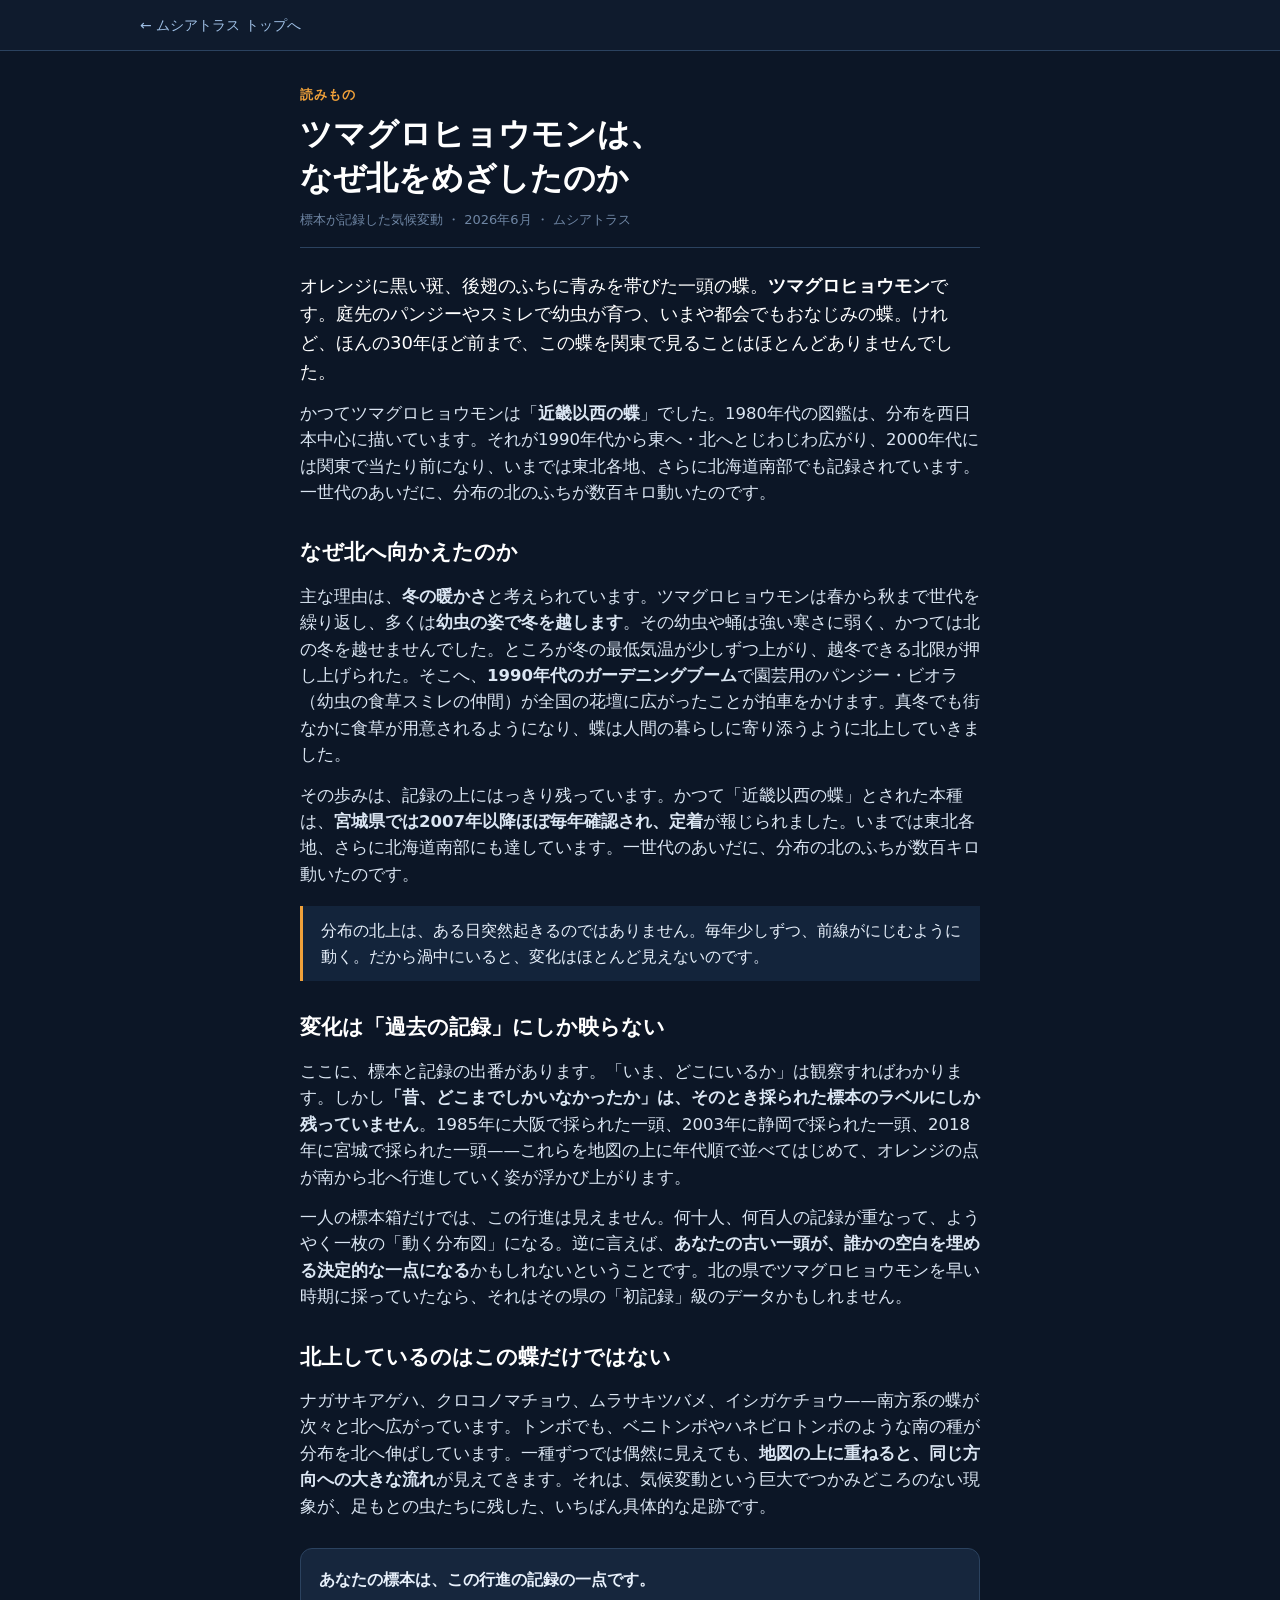
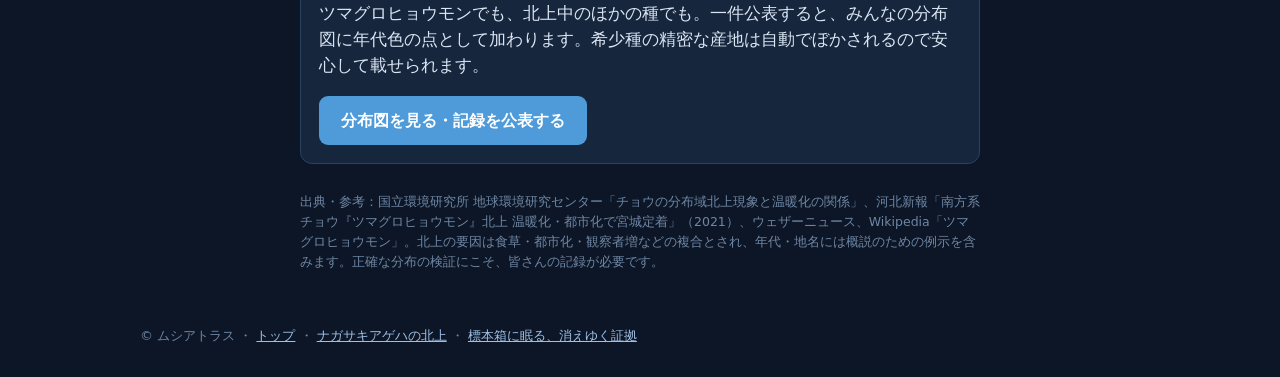
<file: yomimono-tsumaguro.html>
<!doctype html>
<html lang="ja">
<head>
<meta charset="utf-8">
<meta name="viewport" content="width=device-width, initial-scale=1">
<title>ツマグロヒョウモンは、なぜ北をめざしたのか ― 標本が記録した気候変動｜ムシアトラス</title>
<meta name="description" content="30年前は近畿以西の蝶だったツマグロヒョウモンが、いまは東北・北海道でも見られる。なぜ北上したのか、その証拠はどこにあるのか。標本と記録がたどった、虫の分布の北上の物語。">
<meta name="robots" content="index,follow">
<link rel="canonical" href="https://sato12307.github.io/mushi-atlas/yomimono-tsumaguro.html">
<meta property="og:type" content="article">
<meta property="og:locale" content="ja_JP">
<meta property="og:site_name" content="ムシアトラス">
<meta property="og:title" content="ツマグロヒョウモンは、なぜ北をめざしたのか ― 標本が記録した気候変動">
<meta property="og:description" content="30年前は近畿以西の蝶。いまは東北・北海道でも。北上の証拠は、過去の標本記録の中にあった。">
<meta property="og:url" content="https://sato12307.github.io/mushi-atlas/yomimono-tsumaguro.html">
<meta property="og:image" content="https://sato12307.github.io/mushi-atlas/og.png">
<meta name="twitter:card" content="summary_large_image">
<meta name="twitter:image" content="https://sato12307.github.io/mushi-atlas/og.png">
<link rel="stylesheet" href="style.css">
</head>
<body>
<div class="topbar"><div class="wrap"><a href="./">← ムシアトラス トップへ</a></div></div>

<article class="article">
  <div class="kicker">読みもの</div>
  <h1>ツマグロヒョウモンは、<br>なぜ北をめざしたのか</h1>
  <div class="meta">標本が記録した気候変動 ・ 2026年6月 ・ ムシアトラス</div>

  <p class="lead">オレンジに黒い斑、後翅のふちに青みを帯びた一頭の蝶。<b>ツマグロヒョウモン</b>です。庭先のパンジーやスミレで幼虫が育つ、いまや都会でもおなじみの蝶。けれど、ほんの30年ほど前まで、この蝶を関東で見ることはほとんどありませんでした。</p>

  <p>かつてツマグロヒョウモンは「<b>近畿以西の蝶</b>」でした。1980年代の図鑑は、分布を西日本中心に描いています。それが1990年代から東へ・北へとじわじわ広がり、2000年代には関東で当たり前になり、いまでは東北各地、さらに北海道南部でも記録されています。一世代のあいだに、分布の北のふちが数百キロ動いたのです。</p>

  <h2>なぜ北へ向かえたのか</h2>

  <p>主な理由は、<b>冬の暖かさ</b>と考えられています。ツマグロヒョウモンは春から秋まで世代を繰り返し、多くは<b>幼虫の姿で冬を越します</b>。その幼虫や蛹は強い寒さに弱く、かつては北の冬を越せませんでした。ところが冬の最低気温が少しずつ上がり、越冬できる北限が押し上げられた。そこへ、<b>1990年代のガーデニングブーム</b>で園芸用のパンジー・ビオラ（幼虫の食草スミレの仲間）が全国の花壇に広がったことが拍車をかけます。真冬でも街なかに食草が用意されるようになり、蝶は人間の暮らしに寄り添うように北上していきました。</p>

  <p>その歩みは、記録の上にはっきり残っています。かつて「近畿以西の蝶」とされた本種は、<b>宮城県では2007年以降ほぼ毎年確認され、定着</b>が報じられました。いまでは東北各地、さらに北海道南部にも達しています。一世代のあいだに、分布の北のふちが数百キロ動いたのです。</p>

  <blockquote>分布の北上は、ある日突然起きるのではありません。毎年少しずつ、前線がにじむように動く。だから渦中にいると、変化はほとんど見えないのです。</blockquote>

  <h2>変化は「過去の記録」にしか映らない</h2>

  <p>ここに、標本と記録の出番があります。「いま、どこにいるか」は観察すればわかります。しかし<b>「昔、どこまでしかいなかったか」は、そのとき採られた標本のラベルにしか残っていません</b>。1985年に大阪で採られた一頭、2003年に静岡で採られた一頭、2018年に宮城で採られた一頭——これらを地図の上に年代順で並べてはじめて、オレンジの点が南から北へ行進していく姿が浮かび上がります。</p>

  <p>一人の標本箱だけでは、この行進は見えません。何十人、何百人の記録が重なって、ようやく一枚の「動く分布図」になる。逆に言えば、<b>あなたの古い一頭が、誰かの空白を埋める決定的な一点になる</b>かもしれないということです。北の県でツマグロヒョウモンを早い時期に採っていたなら、それはその県の「初記録」級のデータかもしれません。</p>

  <h2>北上しているのはこの蝶だけではない</h2>

  <p>ナガサキアゲハ、クロコノマチョウ、ムラサキツバメ、イシガケチョウ——南方系の蝶が次々と北へ広がっています。トンボでも、ベニトンボやハネビロトンボのような南の種が分布を北へ伸ばしています。一種ずつでは偶然に見えても、<b>地図の上に重ねると、同じ方向への大きな流れ</b>が見えてきます。それは、気候変動という巨大でつかみどころのない現象が、足もとの虫たちに残した、いちばん具体的な足跡です。</p>

  <div class="cta">
    <b>あなたの標本は、この行進の記録の一点です。</b>
    <p class="muted" style="margin:8px 0">ツマグロヒョウモンでも、北上中のほかの種でも。一件公表すると、みんなの分布図に年代色の点として加わります。希少種の精密な産地は自動でぼかされるので安心して載せられます。</p>
    <a class="btn" href="./">分布図を見る・記録を公表する</a>
  </div>

  <p class="src">出典・参考：国立環境研究所 地球環境研究センター「チョウの分布域北上現象と温暖化の関係」、河北新報「南方系チョウ『ツマグロヒョウモン』北上 温暖化・都市化で宮城定着」（2021）、ウェザーニュース、Wikipedia「ツマグロヒョウモン」。北上の要因は食草・都市化・観察者増などの複合とされ、年代・地名には概説のための例示を含みます。正確な分布の検証にこそ、皆さんの記録が必要です。</p>
</article>

<footer><div class="wrap">© ムシアトラス ・ <a href="./">トップ</a> ・ <a href="yomimono-nagasaki.html">ナガサキアゲハの北上</a> ・ <a href="yomimono-dark-data.html">標本箱に眠る、消えゆく証拠</a></div></footer>
</body>
</html>
</file>
<file: style.css>
:root{--bg:#0c1626;--bg2:#0f1b2d;--panel:#16263d;--line:#2b425f;--ink:#e7f0fb;--mut:#9fc0e6;--accent:#4f9bd9;--red:#e23c3c;--shift:#f0a13a;--green:#7cc36b}
*{box-sizing:border-box}
html{scroll-behavior:smooth}
body{margin:0;font-family:"Segoe UI","Yu Gothic UI","Meiryo",system-ui,sans-serif;background:var(--bg);color:var(--ink);line-height:1.6}
a{color:var(--mut)}
.wrap{max-width:1040px;margin:0 auto;padding:0 20px}

/* hero */
.hero{background:radial-gradient(1200px 400px at 70% -10%,#1d3a5f 0%,var(--bg2) 60%);border-bottom:1px solid var(--line);padding:60px 0 48px}
.hero h1{font-size:44px;margin:0 0 6px;color:#fff;letter-spacing:.02em}
.hero .tag{color:var(--shift);font-weight:700;letter-spacing:.08em}
.hero p.lead{font-size:19px;color:var(--ink);max-width:680px}
.hero .sub{color:var(--mut);max-width:680px}
.cta-row{margin-top:22px;display:flex;gap:12px;flex-wrap:wrap}
.btn{display:inline-block;background:var(--accent);color:#fff;padding:12px 22px;border-radius:9px;border:0;font-size:16px;cursor:pointer;text-decoration:none;font-weight:600}
.btn:hover{background:#5fb0f0}
.btn.ghost{background:transparent;border:1px solid var(--line);color:var(--ink)}

section{padding:44px 0;border-bottom:1px solid var(--line)}
h2{font-size:27px;color:#fff;margin:0 0 6px}
h2 .small{font-size:15px;color:var(--mut);font-weight:400}
.muted{color:var(--mut)}
.gaku{font-style:italic;color:var(--mut)}

/* problem cards */
.cols3{display:grid;grid-template-columns:repeat(3,1fr);gap:14px;margin-top:18px}
@media(max-width:760px){.cols3{grid-template-columns:1fr}}
.pcard{background:var(--panel);border:1px solid var(--line);border-radius:12px;padding:16px}
.pcard b{color:#fff}
.pcard .em{color:var(--shift)}

/* demo */
.tabs{margin:6px 0 16px}
.tabs button{background:transparent;border:1px solid var(--line);color:var(--mut);padding:7px 18px;border-radius:20px;margin-right:8px;cursor:pointer;font-size:15px}
.tabs button.on{background:var(--accent);color:#fff;border-color:var(--accent)}
.demo{display:grid;grid-template-columns:300px 1fr;gap:18px}
@media(max-width:860px){.demo{grid-template-columns:1fr}}
.splist{max-height:520px;overflow:auto;border:1px solid var(--line);border-radius:12px;padding:8px;background:var(--bg2)}
.sp{padding:9px 11px;border-radius:9px;cursor:pointer;border:1px solid transparent}
.sp:hover{background:#13243b}
.sp.on{background:#1d3a5a;border-color:var(--accent)}
.sp .n{color:#fff;font-weight:600}
.sp .g{font-size:12px;color:var(--mut);font-style:italic}
.tag{font-size:10px;padding:1px 7px;border-radius:9px;margin-left:6px}
.tag.shift{background:var(--shift);color:#1a1300}
.tag.red{background:#b13;color:#fff}
.tag.prot{background:#7a1020;color:#fff}
.mapwrap{background:#fff;border:1px solid var(--line);border-radius:12px;padding:8px;text-align:center}
canvas#map{width:100%;max-width:520px;height:auto}
.panel{background:var(--panel);border:1px solid var(--line);border-radius:12px;padding:14px;margin-top:14px}
.frontier{color:var(--shift);font-weight:600}
.gap{color:var(--mut);font-size:14px}
.reclist{max-height:200px;overflow:auto;font-size:13px;margin-top:8px}
.reclist div{padding:3px 0;border-bottom:1px solid var(--line)}
.badge{display:inline-block;background:#1d3a5a;border:1px solid var(--line);color:var(--mut);font-size:11px;padding:1px 7px;border-radius:8px;margin:1px}
.badge.first{background:var(--red);color:#fff;border-color:var(--red)}
.badge.shift{background:var(--shift);color:#1a1300;border-color:var(--shift)}

/* form */
.form label{display:block;margin:10px 0;font-size:14px;color:var(--mut)}
.form input,.form select,.form textarea{display:block;width:100%;margin-top:4px;padding:8px;background:#0c1626;border:1px solid var(--line);border-radius:7px;color:var(--ink)}
.form .row{display:flex;gap:10px}
.form small{color:#7e98b8}
#cardout{margin-top:14px;text-align:center}
#cardout canvas{width:100%;max-width:640px;border:1px solid var(--line);border-radius:10px}

/* leaderboard */
table{width:100%;border-collapse:collapse;font-size:14px}
th,td{border-bottom:1px solid var(--line);padding:7px 8px;text-align:left}
.hi{color:var(--red);font-weight:700}
footer{padding:30px 0;color:#6f86a4;font-size:13px}
.note{background:#13243b;border:1px solid var(--line);border-radius:10px;padding:12px;color:var(--mut);font-size:13px}

/* ---- 読みもの（記事ページ）---- */
.topbar{background:var(--bg2);border-bottom:1px solid var(--line);padding:12px 0}
.topbar a{color:var(--mut);text-decoration:none;font-size:14px}
.topbar a:hover{color:#fff}
.article{max-width:720px;margin:0 auto;padding:34px 20px 10px}
.article .kicker{color:var(--shift);font-weight:700;letter-spacing:.08em;font-size:13px}
.article h1{font-size:32px;line-height:1.35;color:#fff;margin:8px 0 10px}
.article .meta{color:#6f86a4;font-size:13px;margin-bottom:24px;border-bottom:1px solid var(--line);padding-bottom:16px}
.article h2{font-size:21px;color:#fff;margin:30px 0 8px;border:0}
.article p{font-size:16.5px;color:#dbe6f3;margin:14px 0}
.article blockquote{margin:18px 0;padding:12px 18px;border-left:3px solid var(--shift);background:#13243b;color:#e7f0fb}
.article .lead{font-size:18px;color:#fff}
.article .cta{background:var(--panel);border:1px solid var(--line);border-radius:12px;padding:18px;margin:28px 0}
.article .cta a.btn{margin-top:8px}
.article .src{color:#6f86a4;font-size:12.5px;margin-top:8px}
.yomi{display:grid;grid-template-columns:1fr 1fr;gap:14px;margin-top:16px}
@media(max-width:680px){.yomi{grid-template-columns:1fr}}
.ycard{display:block;background:var(--panel);border:1px solid var(--line);border-radius:12px;padding:16px;text-decoration:none;color:var(--ink)}
.ycard:hover{border-color:var(--accent)}
.ycard .k{color:var(--shift);font-size:12px;font-weight:700}
.ycard h3{margin:6px 0;color:#fff;font-size:17px}
.ycard p{color:var(--mut);font-size:13.5px;margin:0}

.spsearch{width:100%;padding:9px 11px;margin-bottom:8px;background:#0c1626;border:1px solid var(--line);border-radius:9px;color:var(--ink);font-size:14px}

.recnote{color:#cfe6ff;font-size:12.5px;margin:2px 0 0 0;padding:3px 8px;background:#13243b;border-left:2px solid var(--shift);border-radius:0 6px 6px 0}
</file>
